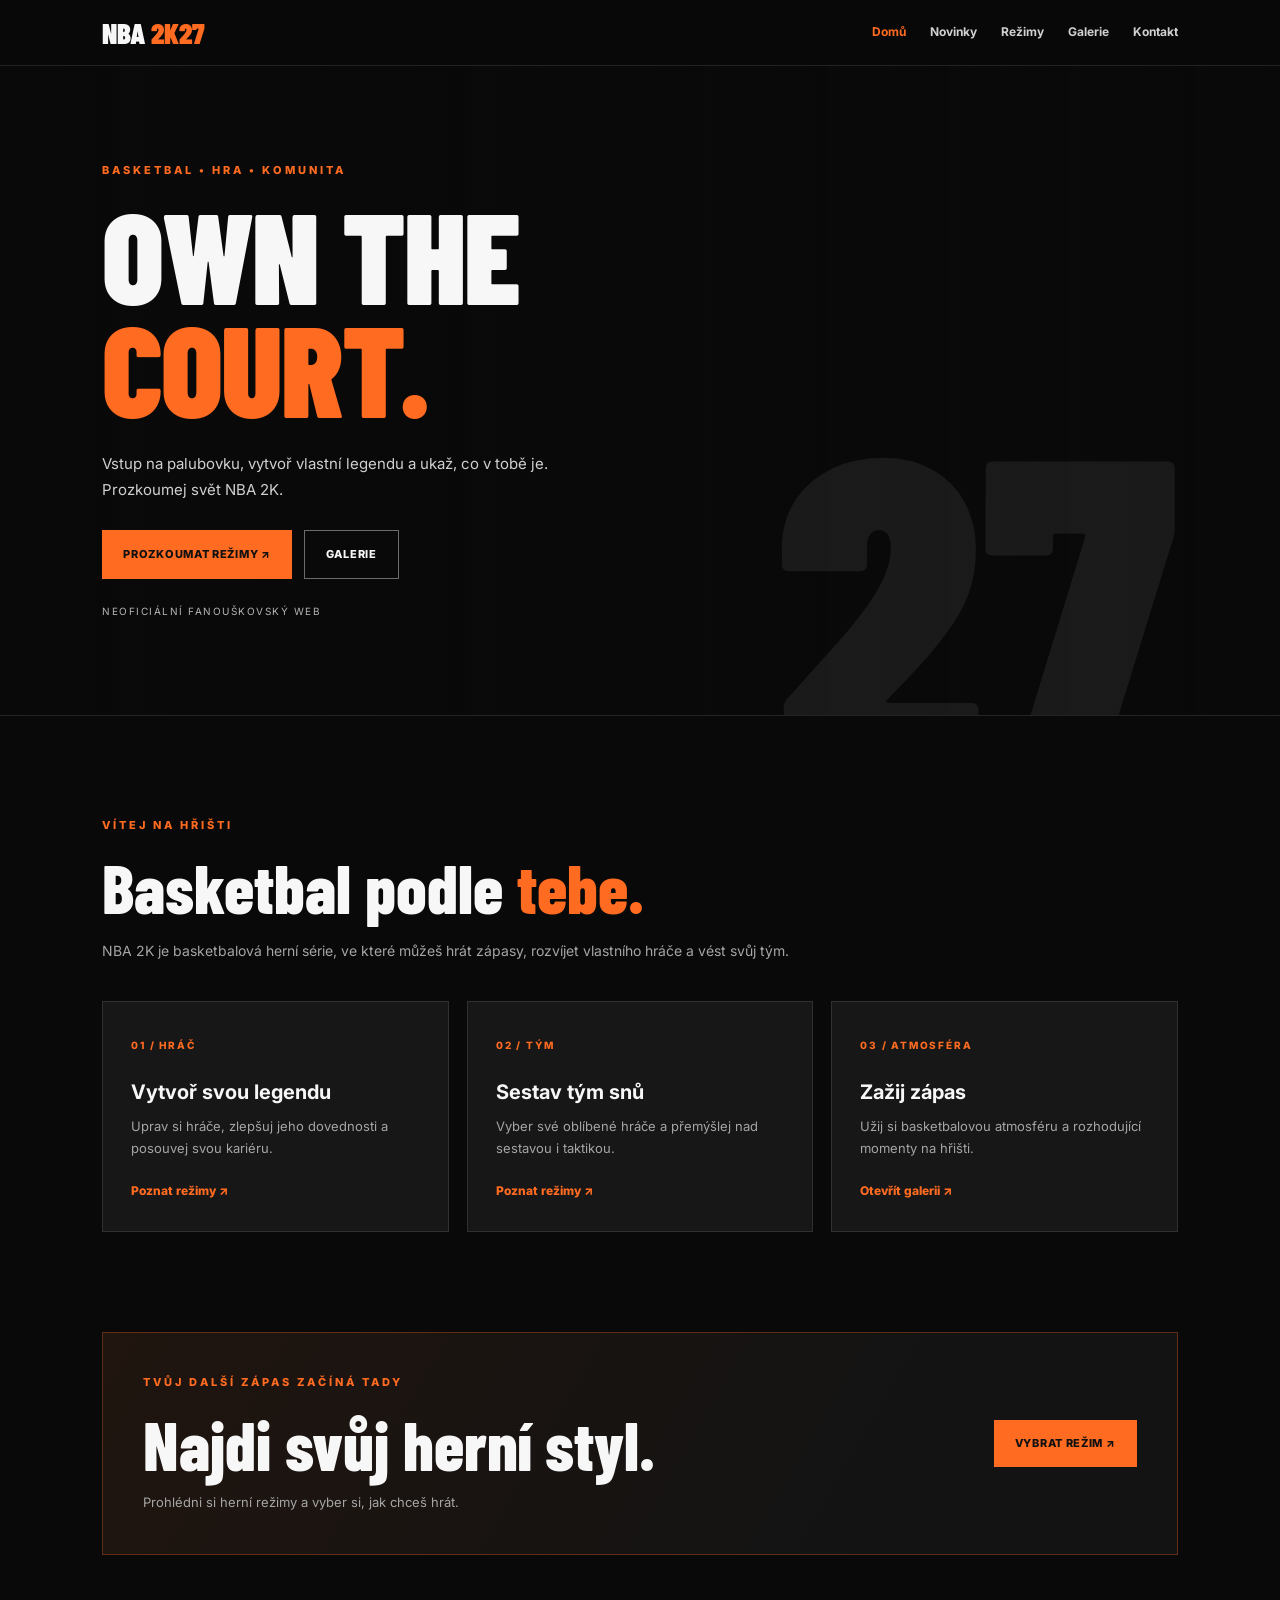
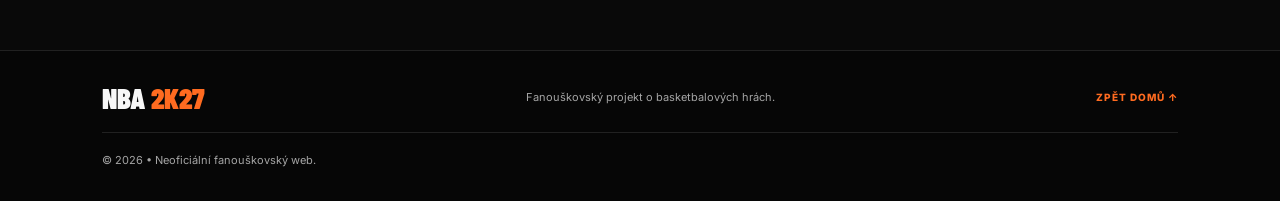
<file: index.html>
<!DOCTYPE html>
<html lang="cs">
<head>
    <meta charset="UTF-8">
    <meta name="viewport" content="width=device-width, initial-scale=1.0">
    <meta name="description" content="NBA 2K27 – basketbal, herní režimy a galerie.">
    <title>NBA 2K27 | Domů</title>
    <link rel="stylesheet" href="style.css">
</head>
<body>

<header class="site-header">
    <a href="index.html" class="logo">NBA <span>2K27</span></a>
    <nav class="nav">
        <a class="active" href="index.html">Domů</a>
        <a href="novinky.html">Novinky</a>
        <a href="rezimy.html">Režimy</a>
        <a href="galerie.html">Galerie</a>
        <a href="kontakt.html">Kontakt</a>
    </nav>
</header>

<main>
    <section class="hero">
        <div class="hero-content">
            <p class="eyebrow">BASKETBAL • HRA • KOMUNITA</p>
            <h1>OWN THE<br><span>COURT.</span></h1>
            <p class="hero-text">
                Vstup na palubovku, vytvoř vlastní legendu
                a ukaž, co v tobě je. Prozkoumej svět NBA 2K.
            </p>
            <div class="button-row">
                <a class="button" href="rezimy.html">PROZKOUMAT REŽIMY ↗</a>
                <a class="button button-outline" href="galerie.html">GALERIE</a>
            </div>
            <p class="small-note">NEOFICIÁLNÍ FANOUŠKOVSKÝ WEB</p>
        </div>
        <div class="hero-mark">27</div>
    </section>

    <section class="section">
        <div class="section-heading">
            <p class="eyebrow">VÍTEJ NA HŘIŠTI</p>
            <h2>Basketbal podle <span>tebe.</span></h2>
            <p class="section-lead">
                NBA 2K je basketbalová herní série, ve které můžeš
                hrát zápasy, rozvíjet vlastního hráče a vést svůj tým.
            </p>
        </div>

        <div class="card-grid three">
            <article class="info-card">
                <span class="card-index">01 / HRÁČ</span>
                <h3>Vytvoř svou legendu</h3>
                <p>Uprav si hráče, zlepšuj jeho dovednosti a posouvej svou kariéru.</p>
                <a class="text-link" href="rezimy.html">Poznat režimy ↗</a>
            </article>

            <article class="info-card">
                <span class="card-index">02 / TÝM</span>
                <h3>Sestav tým snů</h3>
                <p>Vyber své oblíbené hráče a přemýšlej nad sestavou i taktikou.</p>
                <a class="text-link" href="rezimy.html">Poznat režimy ↗</a>
            </article>

            <article class="info-card">
                <span class="card-index">03 / ATMOSFÉRA</span>
                <h3>Zažij zápas</h3>
                <p>Užij si basketbalovou atmosféru a rozhodující momenty na hřišti.</p>
                <a class="text-link" href="galerie.html">Otevřít galerii ↗</a>
            </article>
        </div>
    </section>

    <section class="feature-banner">
        <div>
            <p class="eyebrow">TVŮJ DALŠÍ ZÁPAS ZAČÍNÁ TADY</p>
            <h2>Najdi svůj herní styl.</h2>
            <p>Prohlédni si herní režimy a vyber si, jak chceš hrát.</p>
        </div>
        <a class="button" href="rezimy.html">VYBRAT REŽIM ↗</a>
    </section>
</main>

<footer class="footer">
    <a href="index.html" class="logo">NBA <span>2K27</span></a>
    <p>Fanouškovský projekt o basketbalových hrách.</p>
    <a class="back-top" href="index.html">ZPĚT DOMŮ ↑</a>
    <p class="copyright">© 2026 • Neoficiální fanouškovský web.</p>
</footer>

</body>
</html>
</file>
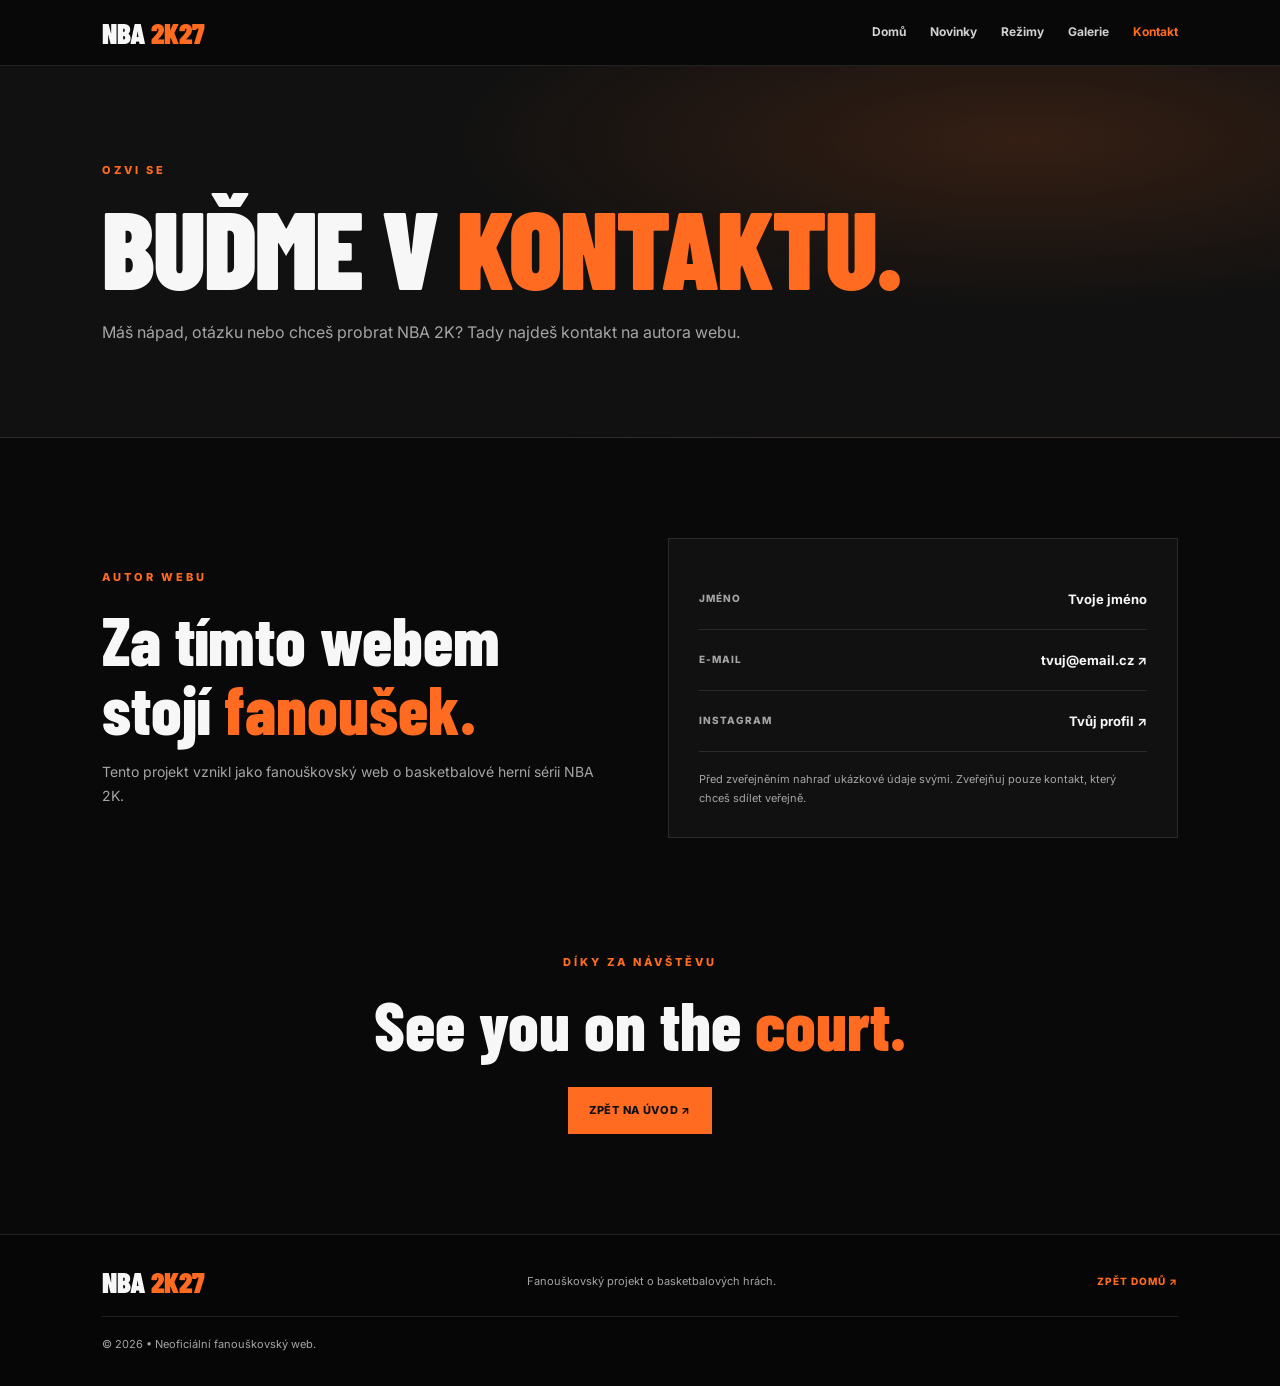
<file: kontakt.html>
<!DOCTYPE html>
<html lang="cs">
<head>
    <meta charset="UTF-8">
    <meta name="viewport" content="width=device-width, initial-scale=1.0">
    <title>NBA 2K27 | Kontakt</title>
    <link rel="stylesheet" href="style.css">
</head>
<body>

<header class="site-header">
    <a href="index.html" class="logo">NBA <span>2K27</span></a>
    <nav class="nav">
        <a href="index.html">Domů</a>
        <a href="novinky.html">Novinky</a>
        <a href="rezimy.html">Režimy</a>
        <a href="galerie.html">Galerie</a>
        <a class="active" href="kontakt.html">Kontakt</a>
    </nav>
</header>

<main>
    <section class="page-hero">
        <p class="eyebrow">OZVI SE</p>
        <h1>BUĎME V <span>KONTAKTU.</span></h1>
        <p>Máš nápad, otázku nebo chceš probrat NBA 2K? Tady najdeš kontakt na autora webu.</p>
    </section>

    <section class="section contact-layout">
        <div>
            <p class="eyebrow">AUTOR WEBU</p>
            <h2>Za tímto webem<br>stojí <span>fanoušek.</span></h2>
            <p class="section-lead">
                Tento projekt vznikl jako fanouškovský web o basketbalové
                herní sérii NBA 2K.
            </p>
        </div>

        <div class="contact-panel">
            <div class="contact-row">
                <span class="contact-label">JMÉNO</span>
                <span class="contact-value">Tvoje jméno</span>
            </div>

            <div class="contact-row">
                <span class="contact-label">E-MAIL</span>
                <a class="contact-value" href="mailto:tvuj@email.cz">tvuj@email.cz ↗</a>
            </div>

            <div class="contact-row">
                <span class="contact-label">INSTAGRAM</span>
                <a class="contact-value" href="https://www.instagram.com/" target="_blank" rel="noopener noreferrer">Tvůj profil ↗</a>
            </div>

            <p class="form-note">
                Před zveřejněním nahraď ukázkové údaje svými.
                Zveřejňuj pouze kontakt, který chceš sdílet veřejně.
            </p>
        </div>
    </section>

    <section class="section contact-bottom">
        <p class="eyebrow">DÍKY ZA NÁVŠTĚVU</p>
        <h2>See you on the <span>court.</span></h2>
        <a class="button" href="index.html">ZPĚT NA ÚVOD ↗</a>
    </section>
</main>

<footer class="footer">
    <a href="index.html" class="logo">NBA <span>2K27</span></a>
    <p>Fanouškovský projekt o basketbalových hrách.</p>
    <a class="back-top" href="index.html">ZPĚT DOMŮ ↗</a>
    <p class="copyright">© 2026 • Neoficiální fanouškovský web.</p>
</footer>

</body>
</html>
</file>
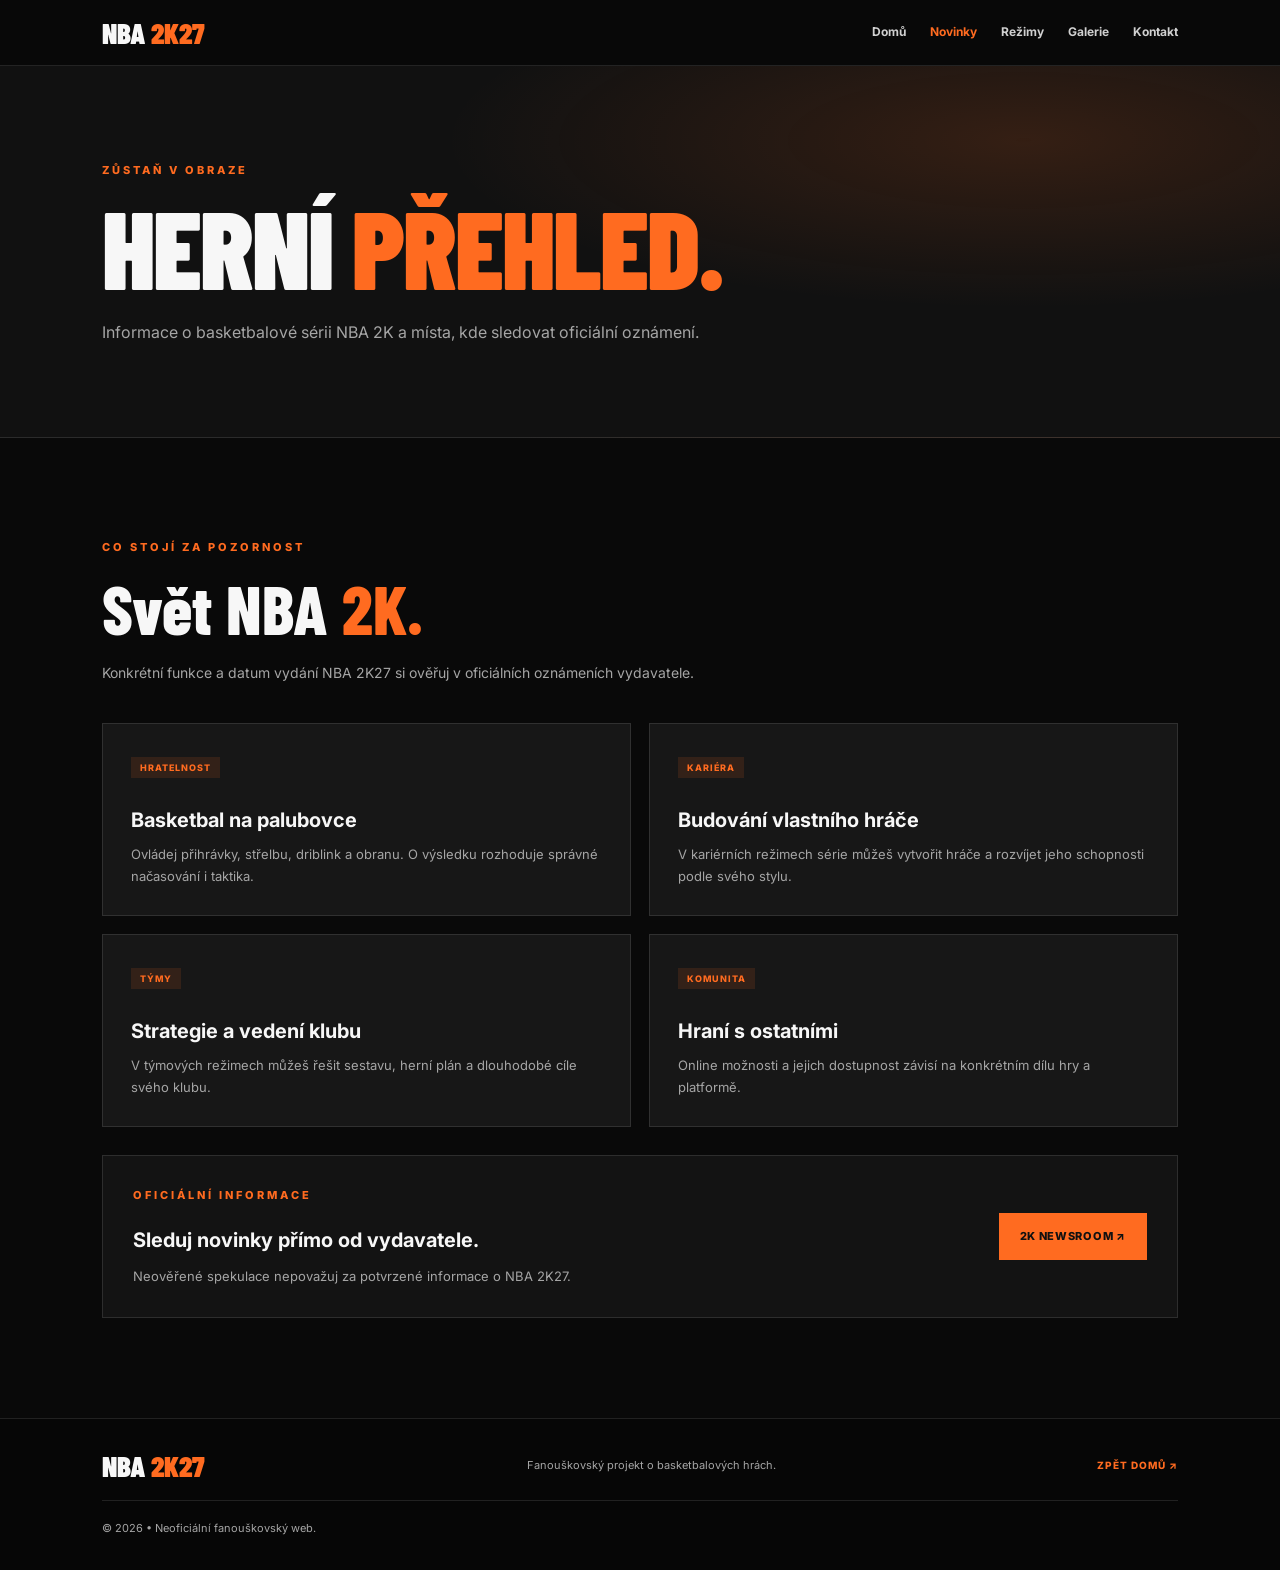
<file: novinky.html>
<!DOCTYPE html>
<html lang="cs">
<head>
    <meta charset="UTF-8">
    <meta name="viewport" content="width=device-width, initial-scale=1.0">
    <title>NBA 2K27 | Novinky</title>
    <link rel="stylesheet" href="style.css">
</head>
<body>

<header class="site-header">
    <a href="index.html" class="logo">NBA <span>2K27</span></a>
    <nav class="nav">
        <a href="index.html">Domů</a>
        <a class="active" href="novinky.html">Novinky</a>
        <a href="rezimy.html">Režimy</a>
        <a href="galerie.html">Galerie</a>
        <a href="kontakt.html">Kontakt</a>
    </nav>
</header>

<main>
    <section class="page-hero">
        <p class="eyebrow">ZŮSTAŇ V OBRAZE</p>
        <h1>HERNÍ <span>PŘEHLED.</span></h1>
        <p>Informace o basketbalové sérii NBA 2K a místa, kde sledovat oficiální oznámení.</p>
    </section>

    <section class="section">
        <div class="section-heading">
            <p class="eyebrow">CO STOJÍ ZA POZORNOST</p>
            <h2>Svět NBA <span>2K.</span></h2>
            <p class="section-lead">
                Konkrétní funkce a datum vydání NBA 2K27 si ověřuj
                v oficiálních oznámeních vydavatele.
            </p>
        </div>

        <div class="card-grid two">
            <article class="news-card">
                <span class="tag">HRATELNOST</span>
                <h3>Basketbal na palubovce</h3>
                <p>Ovládej přihrávky, střelbu, driblink a obranu. O výsledku rozhoduje správné načasování i taktika.</p>
            </article>

            <article class="news-card">
                <span class="tag">KARIÉRA</span>
                <h3>Budování vlastního hráče</h3>
                <p>V kariérních režimech série můžeš vytvořit hráče a rozvíjet jeho schopnosti podle svého stylu.</p>
            </article>

            <article class="news-card">
                <span class="tag">TÝMY</span>
                <h3>Strategie a vedení klubu</h3>
                <p>V týmových režimech můžeš řešit sestavu, herní plán a dlouhodobé cíle svého klubu.</p>
            </article>

            <article class="news-card">
                <span class="tag">KOMUNITA</span>
                <h3>Hraní s ostatními</h3>
                <p>Online možnosti a jejich dostupnost závisí na konkrétním dílu hry a platformě.</p>
            </article>
        </div>

        <div class="official-box">
            <div>
                <p class="eyebrow">OFICIÁLNÍ INFORMACE</p>
                <h3>Sleduj novinky přímo od vydavatele.</h3>
                <p>Neověřené spekulace nepovažuj za potvrzené informace o NBA 2K27.</p>
            </div>
            <a class="button" href="https://newsroom.2k.com/" target="_blank" rel="noopener noreferrer">2K NEWSROOM ↗</a>
        </div>
    </section>
</main>

<footer class="footer">
    <a href="index.html" class="logo">NBA <span>2K27</span></a>
    <p>Fanouškovský projekt o basketbalových hrách.</p>
    <a class="back-top" href="index.html">ZPĚT DOMŮ ↗</a>
    <p class="copyright">© 2026 • Neoficiální fanouškovský web.</p>
</footer>

</body>
</html>
</file>
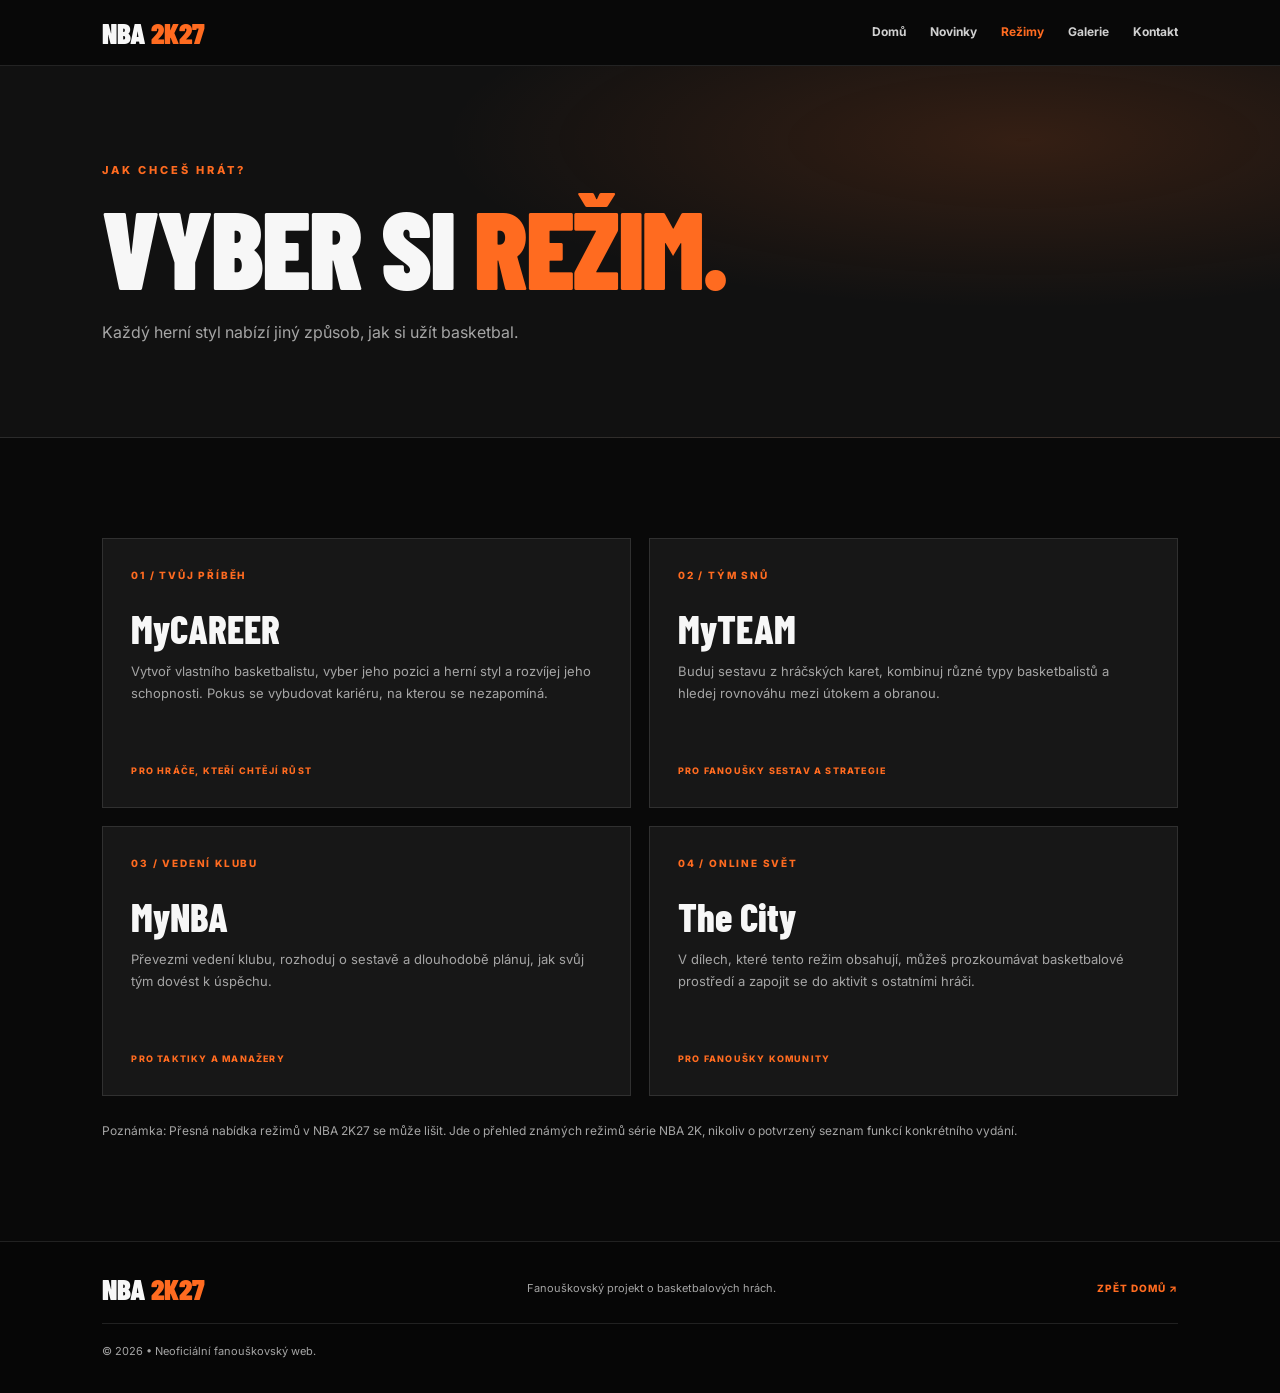
<file: rezimy.html>
<!DOCTYPE html>
<html lang="cs">
<head>
    <meta charset="UTF-8">
    <meta name="viewport" content="width=device-width, initial-scale=1.0">
    <title>NBA 2K27 | Herní režimy</title>
    <link rel="stylesheet" href="style.css">
</head>
<body>

<header class="site-header">
    <a href="index.html" class="logo">NBA <span>2K27</span></a>
    <nav class="nav">
        <a href="index.html">Domů</a>
        <a href="novinky.html">Novinky</a>
        <a class="active" href="rezimy.html">Režimy</a>
        <a href="galerie.html">Galerie</a>
        <a href="kontakt.html">Kontakt</a>
    </nav>
</header>

<main>
    <section class="page-hero">
        <p class="eyebrow">JAK CHCEŠ HRÁT?</p>
        <h1>VYBER SI <span>REŽIM.</span></h1>
        <p>Každý herní styl nabízí jiný způsob, jak si užít basketbal.</p>
    </section>

    <section class="section">
        <div class="card-grid two">
            <article class="mode-detail">
                <span class="card-index">01 / TVŮJ PŘÍBĚH</span>
                <h2>MyCAREER</h2>
                <p>Vytvoř vlastního basketbalistu, vyber jeho pozici a herní styl a rozvíjej jeho schopnosti. Pokus se vybudovat kariéru, na kterou se nezapomíná.</p>
                <span class="mode-label">PRO HRÁČE, KTEŘÍ CHTĚJÍ RŮST</span>
            </article>

            <article class="mode-detail">
                <span class="card-index">02 / TÝM SNŮ</span>
                <h2>MyTEAM</h2>
                <p>Buduj sestavu z hráčských karet, kombinuj různé typy basketbalistů a hledej rovnováhu mezi útokem a obranou.</p>
                <span class="mode-label">PRO FANOUŠKY SESTAV A STRATEGIE</span>
            </article>

            <article class="mode-detail">
                <span class="card-index">03 / VEDENÍ KLUBU</span>
                <h2>MyNBA</h2>
                <p>Převezmi vedení klubu, rozhoduj o sestavě a dlouhodobě plánuj, jak svůj tým dovést k úspěchu.</p>
                <span class="mode-label">PRO TAKTIKY A MANAŽERY</span>
            </article>

            <article class="mode-detail">
                <span class="card-index">04 / ONLINE SVĚT</span>
                <h2>The City</h2>
                <p>V dílech, které tento režim obsahují, můžeš prozkoumávat basketbalové prostředí a zapojit se do aktivit s ostatními hráči.</p>
                <span class="mode-label">PRO FANOUŠKY KOMUNITY</span>
            </article>
        </div>

        <p class="disclaimer">
            Poznámka: Přesná nabídka režimů v NBA 2K27 se může lišit.
            Jde o přehled známých režimů série NBA 2K, nikoliv o potvrzený seznam funkcí konkrétního vydání.
        </p>
    </section>
</main>

<footer class="footer">
    <a href="index.html" class="logo">NBA <span>2K27</span></a>
    <p>Fanouškovský projekt o basketbalových hrách.</p>
    <a class="back-top" href="index.html">ZPĚT DOMŮ ↗</a>
    <p class="copyright">© 2026 • Neoficiální fanouškovský web.</p>
</footer>

</body>
</html>
</file>
<file: style.css>
@import url('https://fonts.googleapis.com/css2?family=Barlow+Condensed:wght@500;600;700;800;900&family=Inter:wght@400;500;600;700;800&display=swap');

:root {
    --bg: #090909;
    --bg-soft: #111111;
    --card: #171717;
    --orange: #ff6b20;
    --white: #f7f7f7;
    --muted: #a5a5a5;
    --border: rgba(255, 255, 255, 0.11);
}

* {
    margin: 0;
    padding: 0;
    box-sizing: border-box;
}

html {
    scroll-behavior: smooth;
}

body {
    background: var(--bg);
    color: var(--white);
    font-family: 'Inter', sans-serif;
    line-height: 1.7;
    overflow-x: hidden;
}

a {
    color: inherit;
    text-decoration: none;
}

.site-header {
    position: sticky;
    top: 0;
    z-index: 100;
    display: flex;
    justify-content: space-between;
    align-items: center;
    gap: 25px;
    padding: 18px 8%;
    background: rgba(9, 9, 9, 0.95);
    border-bottom: 1px solid var(--border);
    backdrop-filter: blur(15px);
}

.logo {
    flex-shrink: 0;
    font: 900 29px/1 'Barlow Condensed', sans-serif;
}

.logo span {
    color: var(--orange);
}

.nav {
    display: flex;
    flex-wrap: wrap;
    gap: 24px;
}

.nav a {
    color: #d0d0d0;
    font-size: 12px;
    font-weight: 700;
    transition: color 0.25s;
}

.nav a:hover,
.nav a.active {
    color: var(--orange);
}

/* ÚVODNÍ STRÁNKA */

.hero {
    position: relative;
    min-height: 650px;
    display: flex;
    align-items: center;
    padding: 95px 8%;
    overflow: hidden;
    background:
        linear-gradient(
            90deg,
            rgba(9, 9, 9, 0.98),
            rgba(9, 9, 9, 0.78) 50%,
            rgba(9, 9, 9, 0.2)
        ),
        url('https://images.unsplash.com/photo-1546519638-68e109498ffc?auto=format&fit=crop&w=2000&q=90')
        center / cover no-repeat;
    border-bottom: 1px solid var(--border);
}

.hero-content {
    position: relative;
    z-index: 2;
    max-width: 660px;
}

.eyebrow {
    margin-bottom: 18px;
    color: var(--orange);
    font-size: 11px;
    font-weight: 800;
    letter-spacing: 3px;
}

.hero h1,
.page-hero h1 {
    font: 900 clamp(70px, 10vw, 135px)/0.88
        'Barlow Condensed', sans-serif;
    letter-spacing: -2px;
}

.hero h1 span,
.page-hero h1 span {
    color: var(--orange);
}

.hero-text {
    max-width: 470px;
    margin: 28px 0;
    color: #d0d0d0;
    font-size: 15px;
}

.button-row {
    display: flex;
    flex-wrap: wrap;
    gap: 12px;
}

.button {
    display: inline-flex;
    justify-content: center;
    align-items: center;
    padding: 14px 21px;
    background: var(--orange);
    color: #111;
    font-size: 11px;
    font-weight: 800;
    letter-spacing: 0.7px;
    transition: 0.25s;
}

.button:hover {
    background: var(--white);
    transform: translateY(-3px);
}

.button-outline {
    color: var(--white);
    background: transparent;
    border: 1px solid rgba(255, 255, 255, 0.4);
}

.button-outline:hover {
    color: #111;
}

.small-note {
    margin-top: 24px;
    color: #b5b5b5;
    font-size: 10px;
    letter-spacing: 1.5px;
}

.hero-mark {
    position: absolute;
    right: 8%;
    bottom: -105px;
    color: rgba(255, 255, 255, 0.07);
    font: 900 clamp(250px, 35vw, 500px)/1
        'Barlow Condensed', sans-serif;
    pointer-events: none;
}

/* SPOLEČNÉ SEKCE */

.section {
    padding: 100px 8%;
}

.section-heading {
    margin-bottom: 38px;
}

.section-heading h2,
.contact-layout h2,
.contact-bottom h2,
.feature-banner h2 {
    font: 800 clamp(42px, 6vw, 68px)/1.02
        'Barlow Condensed', sans-serif;
}

.section-heading h2 span,
.contact-layout h2 span,
.contact-bottom h2 span {
    color: var(--orange);
}

.section-lead {
    max-width: 750px;
    margin-top: 17px;
    color: var(--muted);
    font-size: 14px;
}

.card-grid {
    display: grid;
    gap: 18px;
}

.card-grid.three {
    grid-template-columns: repeat(3, minmax(0, 1fr));
}

.card-grid.two {
    grid-template-columns: repeat(2, minmax(0, 1fr));
}

.info-card,
.news-card,
.mode-detail {
    padding: 28px;
    background: var(--card);
    border: 1px solid var(--border);
    transition: border-color 0.25s, transform 0.25s;
}

.info-card:hover,
.news-card:hover,
.mode-detail:hover {
    border-color: var(--orange);
    transform: translateY(-4px);
}

.card-index {
    color: var(--orange);
    font-size: 10px;
    font-weight: 800;
    letter-spacing: 1.8px;
}

.info-card h3,
.news-card h3 {
    margin: 22px 0 10px;
    font-size: 20px;
    line-height: 1.3;
}

.info-card p,
.news-card p,
.mode-detail p {
    color: var(--muted);
    font-size: 13px;
}

.text-link {
    display: inline-block;
    margin-top: 22px;
    color: var(--orange);
    font-size: 12px;
    font-weight: 800;
}

/* BANNER */

.feature-banner {
    display: flex;
    align-items: center;
    justify-content: space-between;
    gap: 30px;
    margin: 0 8% 95px;
    padding: 40px;
    background: linear-gradient(120deg, #20150f, #131313 70%);
    border: 1px solid rgba(255, 107, 32, 0.3);
}

.feature-banner h2 {
    margin-bottom: 12px;
}

.feature-banner p:not(.eyebrow) {
    color: var(--muted);
    font-size: 13px;
}

/* NADPISY PODSTRÁNEK */

.page-hero {
    padding: 95px 8% 90px;
    background:
        radial-gradient(
            ellipse at 80% 20%,
            rgba(255, 107, 32, 0.15),
            transparent 40%
        ),
        var(--bg-soft);
    border-bottom: 1px solid var(--border);
}

.page-hero h1 {
    font-size: clamp(60px, 9vw, 110px);
}

.page-hero > p:last-child {
    max-width: 650px;
    margin-top: 25px;
    color: var(--muted);
}

/* NOVINKY */

.news-top {
    display: flex;
    justify-content: space-between;
    align-items: center;
}

.tag {
    padding: 5px 9px;
    color: var(--orange);
    background: rgba(255, 107, 32, 0.12);
    font-size: 9px;
    font-weight: 800;
    letter-spacing: 1px;
}

.news-card h3 {
    margin-top: 28px;
}

.official-box {
    display: flex;
    align-items: center;
    justify-content: space-between;
    gap: 30px;
    margin-top: 28px;
    padding: 30px;
    background: #131313;
    border: 1px solid var(--border);
}

.official-box h3 {
    margin-bottom: 8px;
    font-size: 20px;
}

.official-box p:not(.eyebrow) {
    max-width: 650px;
    color: var(--muted);
    font-size: 13px;
}

/* HERNÍ REŽIMY */

.mode-detail {
    min-height: 270px;
    display: flex;
    flex-direction: column;
    align-items: flex-start;
}

.mode-detail h2 {
    margin: 25px 0 12px;
    font: 800 39px/1 'Barlow Condensed', sans-serif;
}

.mode-label {
    margin-top: auto;
    padding-top: 25px;
    color: var(--orange);
    font-size: 9px;
    font-weight: 800;
    letter-spacing: 1.2px;
}

.disclaimer {
    margin-top: 25px;
    color: var(--muted);
    font-size: 12px;
}

/* GALERIE */

.gallery-grid {
    display: grid;
    grid-template-columns: repeat(2, minmax(0, 1fr));
    gap: 17px;
}

.gallery-item {
    position: relative;
    min-height: 250px;
    overflow: hidden;
    background: var(--card);
}

.gallery-item img {
    display: block;
    width: 100%;
    height: 100%;
    min-height: 250px;
    object-fit: cover;
    transition: transform 0.5s;
}

.gallery-item:hover img {
    transform: scale(1.05);
}

.gallery-item::after {
    content: '';
    position: absolute;
    inset: 40% 0 0;
    background: linear-gradient(transparent, rgba(0, 0, 0, 0.85));
    pointer-events: none;
}

.gallery-item figcaption {
    position: absolute;
    z-index: 2;
    left: 20px;
    bottom: 15px;
    font: 800 23px 'Barlow Condensed', sans-serif;
    letter-spacing: 1px;
}

.gallery-tall {
    grid-row: span 2;
}

.gallery-tall img {
    min-height: 520px;
}

/* KONTAKT */

.contact-layout {
    display: grid;
    grid-template-columns: 1fr 1fr;
    align-items: center;
    gap: 55px;
}

.contact-panel {
    padding: 30px;
    background: var(--bg-soft);
    border: 1px solid var(--border);
}

.contact-row {
    display: flex;
    justify-content: space-between;
    align-items: center;
    gap: 16px;
    padding: 19px 0;
    border-bottom: 1px solid var(--border);
}

.contact-label {
    color: var(--muted);
    font-size: 10px;
    font-weight: 800;
    letter-spacing: 1px;
}

.contact-value {
    text-align: right;
    font-size: 13px;
    font-weight: 700;
    overflow-wrap: anywhere;
}

a.contact-value:hover {
    color: var(--orange);
}

.form-note {
    margin-top: 18px;
    color: var(--muted);
    font-size: 11px;
}

.contact-bottom {
    padding-top: 15px;
    text-align: center;
}

.contact-bottom .button {
    margin-top: 28px;
}

/* PATIČKA */

.footer {
    display: flex;
    flex-wrap: wrap;
    justify-content: space-between;
    align-items: center;
    gap: 20px;
    padding: 32px 8%;
    background: #060606;
    border-top: 1px solid var(--border);
}

.footer p {
    color: var(--muted);
    font-size: 11px;
}

.back-top {
    color: var(--orange);
    font-size: 10px;
    font-weight: 800;
    letter-spacing: 1px;
}

.copyright {
    width: 100%;
    padding-top: 18px;
    border-top: 1px solid var(--border);
}

/* TABLETY */

@media (max-width: 900px) {
    .site-header {
        padding: 16px 5%;
        flex-wrap: wrap;
    }

    .nav {
        gap: 13px 18px;
    }

    .section {
        padding: 75px 6%;
    }

    .hero {
        padding: 80px 6%;
        min-height: 570px;
    }

    .card-grid.three {
        grid-template-columns: repeat(2, minmax(0, 1fr));
    }

    .contact-layout {
        gap: 30px;
    }

    .feature-banner {
        margin: 0 6% 70px;
    }

    .page-hero {
        padding: 75px 6%;
    }

    .footer {
        padding: 30px 6%;
    }
}

/* MOBILNÍ TELEFONY */

@media (max-width: 600px) {
    .site-header {
        justify-content: center;
    }

    .nav {
        justify-content: center;
        gap: 10px 16px;
    }

    .nav a {
        font-size: 11px;
    }

    .hero {
        min-height: 540px;
        padding: 75px 6%;
        background-position: 60% center;
    }

    .hero h1 {
        font-size: clamp(68px, 16vw, 95px);
    }

    .hero-mark {
        right: 0;
        bottom: -25px;
        font-size: 240px;
    }

    .section {
        padding: 62px 6%;
    }

    .card-grid.three,
    .card-grid.two,
    .gallery-grid,
    .contact-layout {
        grid-template-columns: 1fr;
    }

    .gallery-tall {
        grid-row: auto;
    }

    .gallery-tall img,
    .gallery-item img {
        height: 270px;
        min-height: 270px;
    }

    .feature-banner,
    .official-box {
        align-items: flex-start;
        flex-direction: column;
        padding: 25px;
    }

    .feature-banner {
        margin: 0 6% 60px;
    }

    .contact-panel {
        padding: 20px;
    }

    .contact-row {
        align-items: flex-start;
        flex-direction: column;
        gap: 5px;
    }

    .contact-value {
        text-align: left;
    }

    .footer {
        flex-direction: column;
        align-items: flex-start;
    }
}

@media (prefers-reduced-motion: reduce) {
    *,
    *::before,
    *::after {
        scroll-behavior: auto !important;
        transition-duration: 0.01ms !important;
    }
}
</file>
